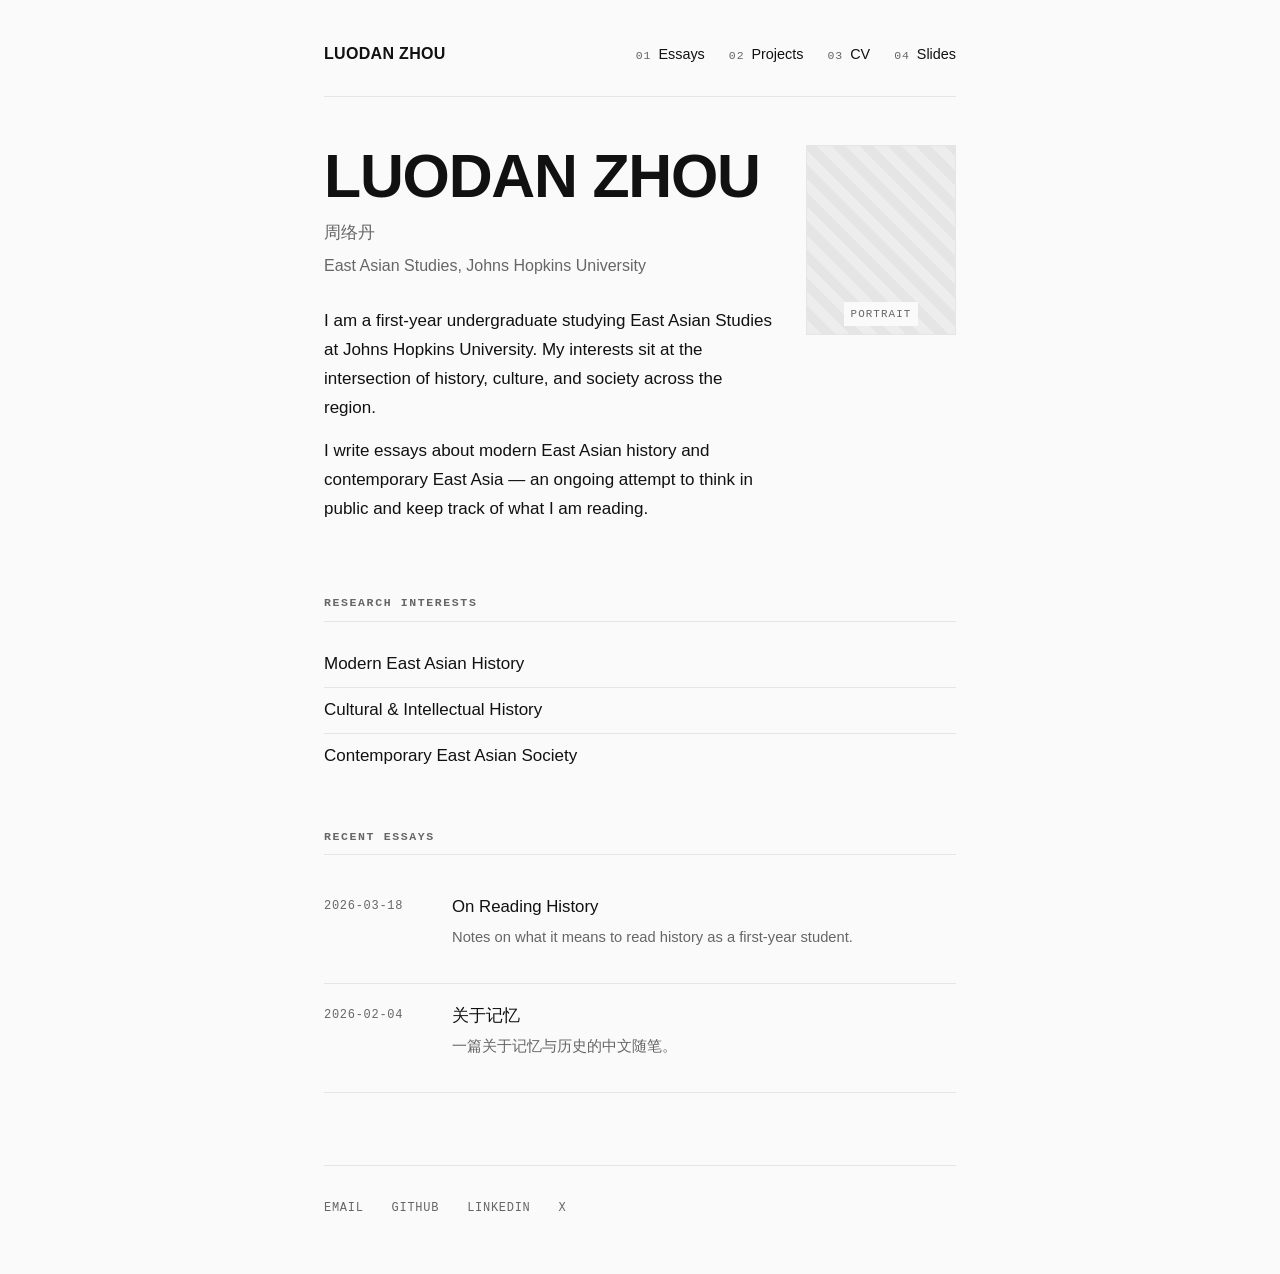
<file: index.html>
<!DOCTYPE html>
<html lang="en">
<head>
  <meta charset="utf-8">
  <meta name="viewport" content="width=device-width, initial-scale=1">
  <title>Luodan Zhou</title>
  <meta name="description" content="Luodan Zhou — East Asian Studies, Johns Hopkins University.">
  <link rel="stylesheet" href="/assets/style.css">
</head>
<body>
  <div class="wrap">
    <header class="site-header">
      <a class="logo" href="/">Luodan Zhou</a>
      <nav class="nav">
        <a href="/essays/"><span class="num">01</span><span class="label">Essays</span></a>
        <a href="/projects/"><span class="num">02</span><span class="label">Projects</span></a>
        <a href="/cv/"><span class="num">03</span><span class="label">CV</span></a>
        <a href="/slides/"><span class="num">04</span><span class="label">Slides</span></a>
      </nav>
    </header>

    <main class="content">
      <div class="hero">
        <div class="hero-layout">
          <div class="hero-text">
            <h1 class="hero-name">Luodan Zhou</h1>
            <p class="hero-cn">周络丹</p>
            <p class="hero-affil">East Asian Studies, Johns Hopkins University</p>
            <div class="bio">
              <p>I am a first-year undergraduate studying East Asian Studies at Johns Hopkins University. My interests sit at the intersection of history, culture, and society across the region.</p>
              <p>I write essays about modern East Asian history and contemporary East Asia — an ongoing attempt to think in public and keep track of what I am reading.</p>
            </div>
          </div>
          <div class="portrait" aria-hidden="true">
            <span>Portrait</span>
          </div>
        </div>
      </div>

      <section>
        <h2 class="section-title">Research Interests</h2>
        <ul class="interests">
          <li>Modern East Asian History</li>
          <li>Cultural &amp; Intellectual History</li>
          <li>Contemporary East Asian Society</li>
        </ul>
      </section>

      <!-- Recent Essays — keep in sync with essays/index.html when adding posts -->
      <section>
        <h2 class="section-title">Recent Essays</h2>
        <ul class="row-list">
          <li class="row">
            <span class="date">2026-03-18</span>
            <div>
              <a class="row-title" href="/essays/2026/on-reading-history.html">On Reading History</a>
              <p class="summary">Notes on what it means to read history as a first-year student.</p>
            </div>
          </li>
          <li class="row">
            <span class="date">2026-02-04</span>
            <div>
              <a class="row-title" href="/essays/2026/guanyu-jiyi.html">关于记忆</a>
              <p class="summary">一篇关于记忆与历史的中文随笔。</p>
            </div>
          </li>
        </ul>
      </section>
    </main>

    <footer class="site-footer">
      <a href="mailto:lzhou@jhu.edu">Email</a>
      <a href="https://github.com/yuanqili2027-creator">GitHub</a>
      <a href="#">LinkedIn</a>
      <a href="#">X</a>
    </footer>
  </div>
</body>
</html>
</file>
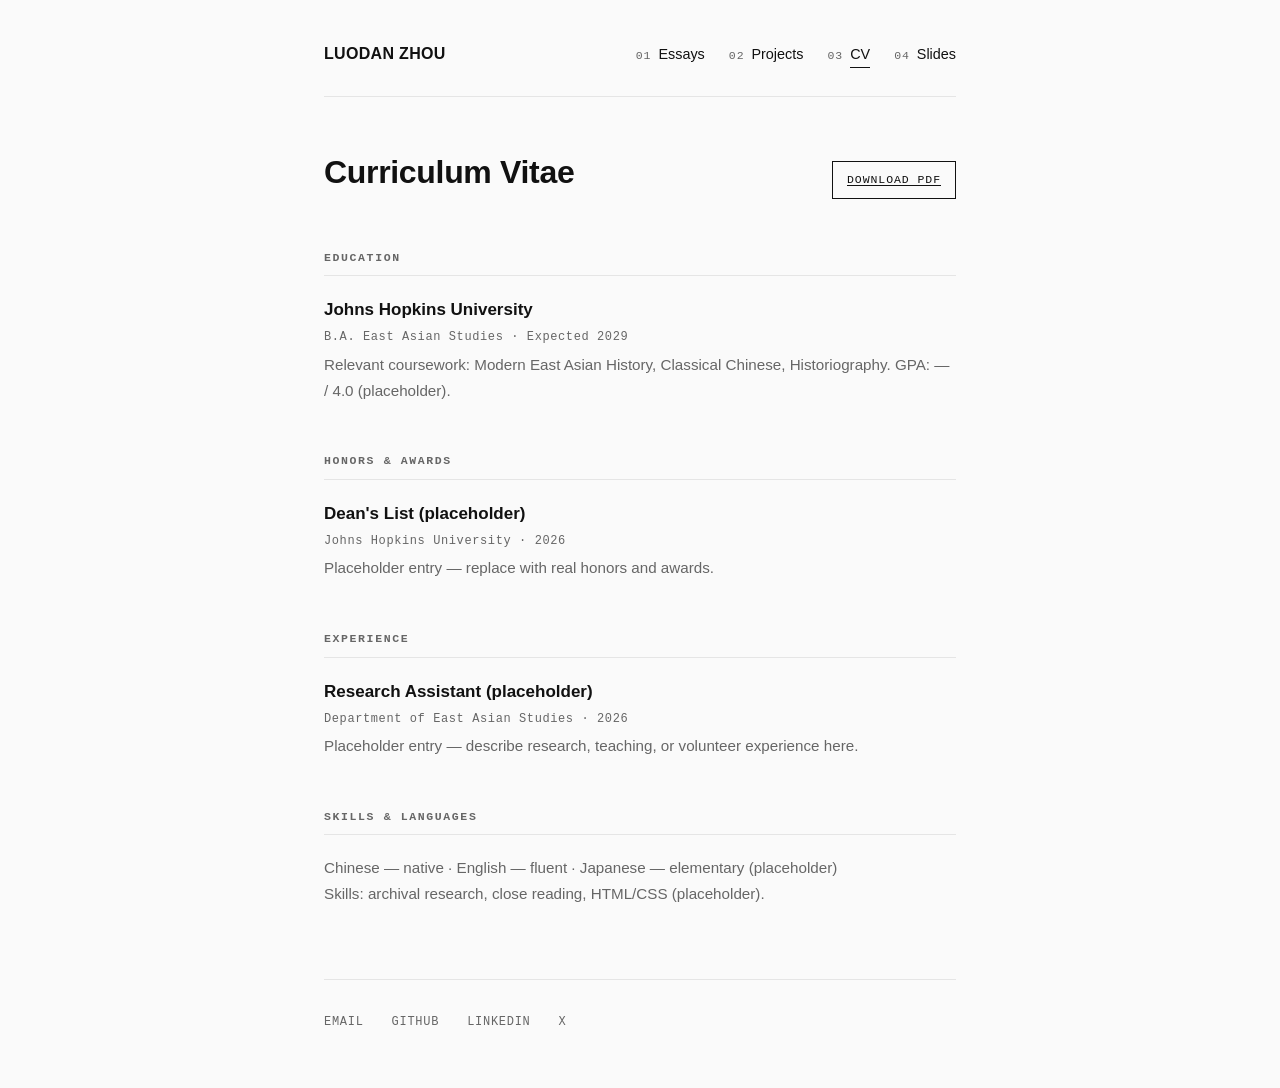
<file: cv/index.html>
<!DOCTYPE html>
<html lang="en">
<head>
  <meta charset="utf-8">
  <meta name="viewport" content="width=device-width, initial-scale=1">
  <title>CV — Luodan Zhou</title>
  <meta name="description" content="Curriculum vitae of Luodan Zhou.">
  <link rel="stylesheet" href="/assets/style.css">
</head>
<body>
  <div class="wrap">
    <header class="site-header">
      <a class="logo" href="/">Luodan Zhou</a>
      <nav class="nav">
        <a href="/essays/"><span class="num">01</span><span class="label">Essays</span></a>
        <a href="/projects/"><span class="num">02</span><span class="label">Projects</span></a>
        <a href="/cv/" aria-current="page"><span class="num">03</span><span class="label">CV</span></a>
        <a href="/slides/"><span class="num">04</span><span class="label">Slides</span></a>
      </nav>
    </header>

    <main class="content">
      <div class="cv-header">
        <h1>Curriculum Vitae</h1>
        <a class="btn" href="/assets/cv.pdf">Download PDF</a>
      </div>
      <!-- Placeholder CV — replace with real details. -->

      <section>
        <h2 class="section-title">Education</h2>
        <div class="cv-entry">
          <div class="role">Johns Hopkins University</div>
          <div class="meta">B.A. East Asian Studies · Expected 2029</div>
          <div class="detail">Relevant coursework: Modern East Asian History, Classical Chinese, Historiography. GPA: — / 4.0 (placeholder).</div>
        </div>
      </section>

      <section>
        <h2 class="section-title">Honors &amp; Awards</h2>
        <div class="cv-entry">
          <div class="role">Dean's List (placeholder)</div>
          <div class="meta">Johns Hopkins University · 2026</div>
          <div class="detail">Placeholder entry — replace with real honors and awards.</div>
        </div>
      </section>

      <section>
        <h2 class="section-title">Experience</h2>
        <div class="cv-entry">
          <div class="role">Research Assistant (placeholder)</div>
          <div class="meta">Department of East Asian Studies · 2026</div>
          <div class="detail">Placeholder entry — describe research, teaching, or volunteer experience here.</div>
        </div>
      </section>

      <section>
        <h2 class="section-title">Skills &amp; Languages</h2>
        <div class="cv-entry">
          <div class="detail">Chinese — native · English — fluent · Japanese — elementary (placeholder)</div>
          <div class="detail">Skills: archival research, close reading, HTML/CSS (placeholder).</div>
        </div>
      </section>
    </main>

    <footer class="site-footer">
      <a href="mailto:lzhou@jhu.edu">Email</a>
      <a href="https://github.com/yuanqili2027-creator">GitHub</a>
      <a href="#">LinkedIn</a>
      <a href="#">X</a>
    </footer>
  </div>
</body>
</html>
</file>
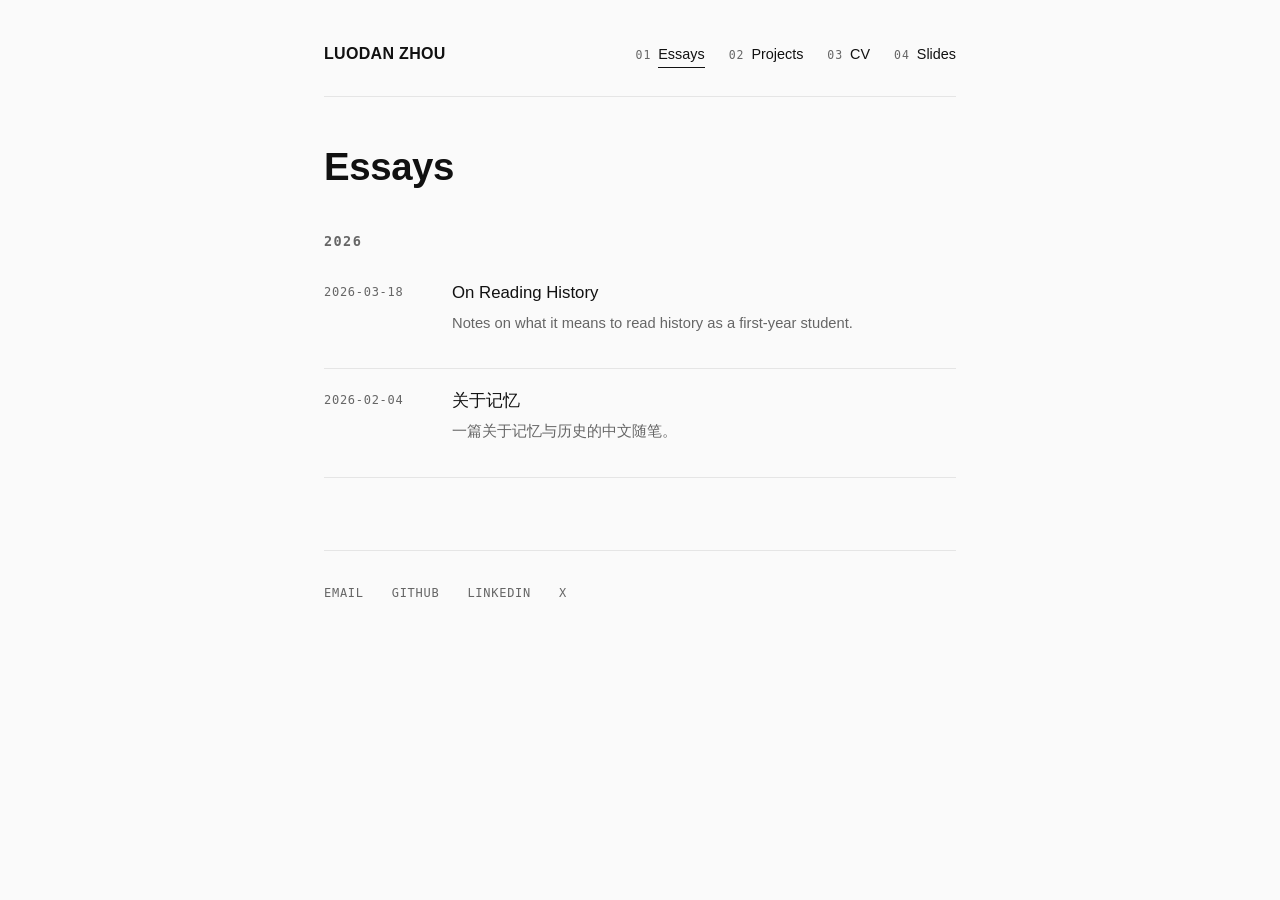
<file: essays/index.html>
<!DOCTYPE html>
<html lang="en">
<head>
  <meta charset="utf-8">
  <meta name="viewport" content="width=device-width, initial-scale=1">
  <title>Essays — Luodan Zhou</title>
  <meta name="description" content="Essays by Luodan Zhou on East Asian history and society.">
  <link rel="stylesheet" href="/assets/style.css">
</head>
<body>
  <div class="wrap">
    <header class="site-header">
      <a class="logo" href="/">Luodan Zhou</a>
      <nav class="nav">
        <a href="/essays/" aria-current="page"><span class="num">01</span><span class="label">Essays</span></a>
        <a href="/projects/"><span class="num">02</span><span class="label">Projects</span></a>
        <a href="/cv/"><span class="num">03</span><span class="label">CV</span></a>
        <a href="/slides/"><span class="num">04</span><span class="label">Slides</span></a>
      </nav>
    </header>

    <main class="content">
      <h1 class="article-title">Essays</h1>

      <!-- Add new essays as rows below, newest first, grouped under the year heading. -->
      <h2 class="year-heading">2026</h2>
      <ul class="row-list">
        <li class="row">
          <span class="date">2026-03-18</span>
          <div>
            <a class="row-title" href="/essays/2026/on-reading-history.html">On Reading History</a>
            <p class="summary">Notes on what it means to read history as a first-year student.</p>
          </div>
        </li>
        <li class="row">
          <span class="date">2026-02-04</span>
          <div>
            <a class="row-title" href="/essays/2026/guanyu-jiyi.html">关于记忆</a>
            <p class="summary">一篇关于记忆与历史的中文随笔。</p>
          </div>
        </li>
      </ul>
    </main>

    <footer class="site-footer">
      <a href="mailto:lzhou@jhu.edu">Email</a>
      <a href="https://github.com/yuanqili2027-creator">GitHub</a>
      <a href="#">LinkedIn</a>
      <a href="#">X</a>
    </footer>
  </div>
</body>
</html>
</file>
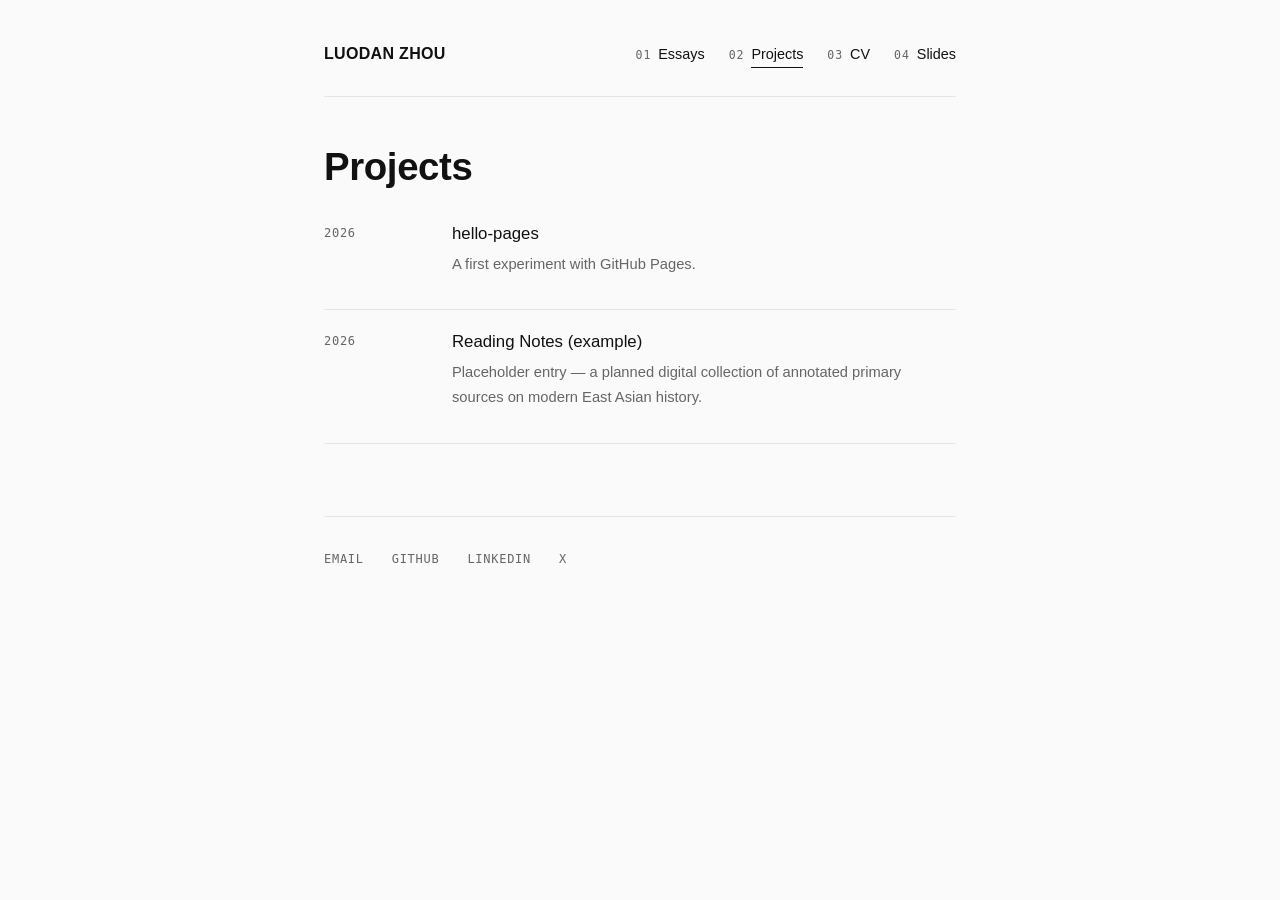
<file: projects/index.html>
<!DOCTYPE html>
<html lang="en">
<head>
  <meta charset="utf-8">
  <meta name="viewport" content="width=device-width, initial-scale=1">
  <title>Projects — Luodan Zhou</title>
  <meta name="description" content="Projects by Luodan Zhou.">
  <link rel="stylesheet" href="/assets/style.css">
</head>
<body>
  <div class="wrap">
    <header class="site-header">
      <a class="logo" href="/">Luodan Zhou</a>
      <nav class="nav">
        <a href="/essays/"><span class="num">01</span><span class="label">Essays</span></a>
        <a href="/projects/" aria-current="page"><span class="num">02</span><span class="label">Projects</span></a>
        <a href="/cv/"><span class="num">03</span><span class="label">CV</span></a>
        <a href="/slides/"><span class="num">04</span><span class="label">Slides</span></a>
      </nav>
    </header>

    <main class="content">
      <h1 class="article-title">Projects</h1>

      <ul class="row-list">
        <li class="row">
          <span class="date">2026</span>
          <div>
            <a class="row-title" href="https://github.com/yuanqili2027-creator/hello-pages">hello-pages</a>
            <p class="summary">A first experiment with GitHub Pages.</p>
          </div>
        </li>
        <!-- PLACEHOLDER PROJECT — example content, replace with a real project. -->
        <li class="row">
          <span class="date">2026</span>
          <div>
            <span class="row-title">Reading Notes (example)</span>
            <p class="summary">Placeholder entry — a planned digital collection of annotated primary sources on modern East Asian history.</p>
          </div>
        </li>
      </ul>
    </main>

    <footer class="site-footer">
      <a href="mailto:lzhou@jhu.edu">Email</a>
      <a href="https://github.com/yuanqili2027-creator">GitHub</a>
      <a href="#">LinkedIn</a>
      <a href="#">X</a>
    </footer>
  </div>
</body>
</html>
</file>
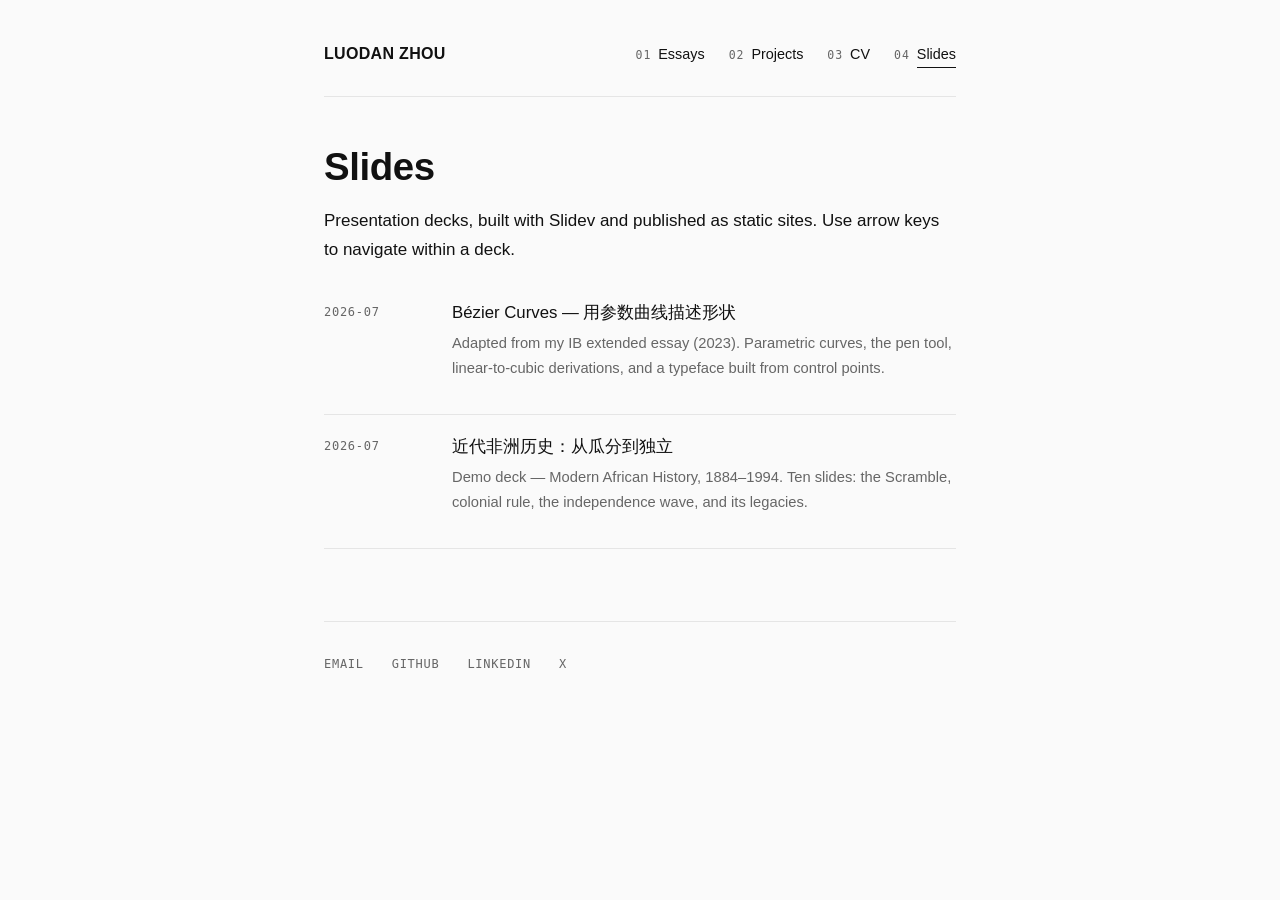
<file: slides/index.html>
<!DOCTYPE html>
<html lang="en">
<head>
  <meta charset="utf-8">
  <meta name="viewport" content="width=device-width, initial-scale=1">
  <title>Slides — Luodan Zhou</title>
  <meta name="description" content="Slide decks by Luodan Zhou.">
  <link rel="stylesheet" href="/assets/style.css">
</head>
<body>
  <div class="wrap">
    <header class="site-header">
      <a class="logo" href="/">Luodan Zhou</a>
      <nav class="nav">
        <a href="/essays/"><span class="num">01</span><span class="label">Essays</span></a>
        <a href="/projects/"><span class="num">02</span><span class="label">Projects</span></a>
        <a href="/cv/"><span class="num">03</span><span class="label">CV</span></a>
        <a href="/slides/" aria-current="page"><span class="num">04</span><span class="label">Slides</span></a>
      </nav>
    </header>

    <main class="content">
      <h1 class="article-title">Slides</h1>
      <p class="summary">Presentation decks, built with Slidev and published as static sites. Use arrow keys to navigate within a deck.</p>

      <ul class="row-list">
        <li class="row">
          <span class="date">2026-07</span>
          <div>
            <a class="row-title" href="https://yuanqili2027-creator.github.io/slides-bezier-curves/">Bézier Curves — 用参数曲线描述形状</a>
            <p class="summary">Adapted from my IB extended essay (2023). Parametric curves, the pen tool, linear-to-cubic derivations, and a typeface built from control points.</p>
          </div>
        </li>
        <li class="row">
          <span class="date">2026-07</span>
          <div>
            <a class="row-title" href="https://yuanqili2027-creator.github.io/slides-african-history/">近代非洲历史：从瓜分到独立</a>
            <p class="summary">Demo deck — Modern African History, 1884–1994. Ten slides: the Scramble, colonial rule, the independence wave, and its legacies.</p>
          </div>
        </li>
      </ul>
    </main>

    <footer class="site-footer">
      <a href="mailto:lzhou@jhu.edu">Email</a>
      <a href="https://github.com/yuanqili2027-creator">GitHub</a>
      <a href="#">LinkedIn</a>
      <a href="#">X</a>
    </footer>
  </div>
</body>
</html>
</file>
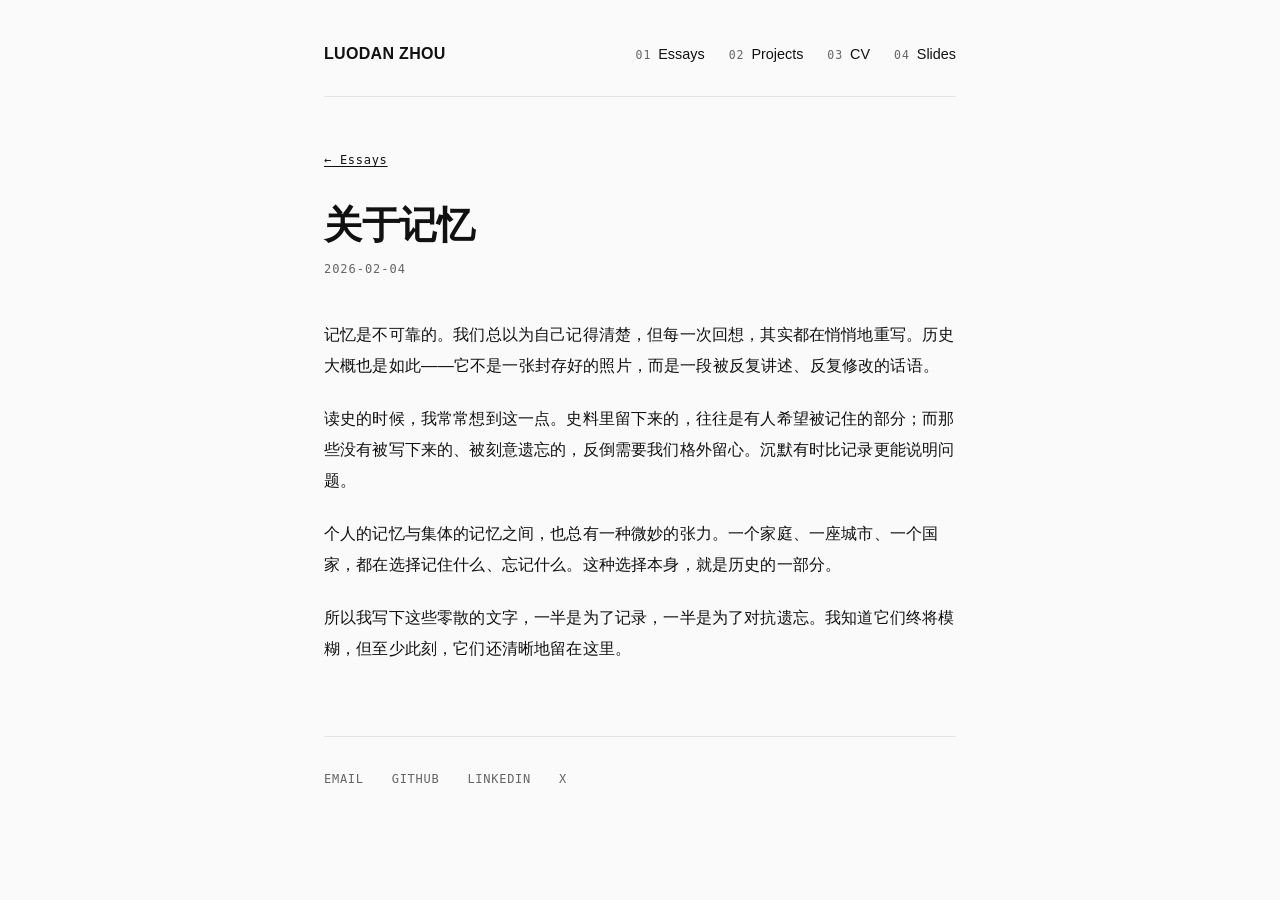
<file: essays/2026/guanyu-jiyi.html>
<!DOCTYPE html>
<!--
  PLACEHOLDER ESSAY (Chinese) — replace body text with real content.
  The canonical template for new essays is on-reading-history.html.
  Copy that file (not this one) when starting a new post.
-->
<html lang="zh-Hans">
<head>
  <meta charset="utf-8">
  <meta name="viewport" content="width=device-width, initial-scale=1">
  <title>关于记忆 — Luodan Zhou</title>
  <meta name="description" content="关于记忆 —— 周络丹的一篇中文随笔。">
  <link rel="stylesheet" href="/assets/style.css">
</head>
<body>
  <div class="wrap">
    <header class="site-header">
      <a class="logo" href="/">Luodan Zhou</a>
      <nav class="nav">
        <a href="/essays/"><span class="num">01</span><span class="label">Essays</span></a>
        <a href="/projects/"><span class="num">02</span><span class="label">Projects</span></a>
        <a href="/cv/"><span class="num">03</span><span class="label">CV</span></a>
        <a href="/slides/"><span class="num">04</span><span class="label">Slides</span></a>
      </nav>
    </header>

    <main class="content">
      <a class="back-link" href="/essays/">&larr; Essays</a>
      <h1 class="article-title">关于记忆</h1>
      <p class="article-date">2026-02-04</p>

      <div class="article-body cjk">
        <p>记忆是不可靠的。我们总以为自己记得清楚，但每一次回想，其实都在悄悄地重写。历史大概也是如此——它不是一张封存好的照片，而是一段被反复讲述、反复修改的话语。</p>
        <p>读史的时候，我常常想到这一点。史料里留下来的，往往是有人希望被记住的部分；而那些没有被写下来的、被刻意遗忘的，反倒需要我们格外留心。沉默有时比记录更能说明问题。</p>
        <p>个人的记忆与集体的记忆之间，也总有一种微妙的张力。一个家庭、一座城市、一个国家，都在选择记住什么、忘记什么。这种选择本身，就是历史的一部分。</p>
        <p>所以我写下这些零散的文字，一半是为了记录，一半是为了对抗遗忘。我知道它们终将模糊，但至少此刻，它们还清晰地留在这里。</p>
      </div>
    </main>

    <footer class="site-footer">
      <a href="mailto:lzhou@jhu.edu">Email</a>
      <a href="https://github.com/yuanqili2027-creator">GitHub</a>
      <a href="#">LinkedIn</a>
      <a href="#">X</a>
    </footer>
  </div>
</body>
</html>
</file>
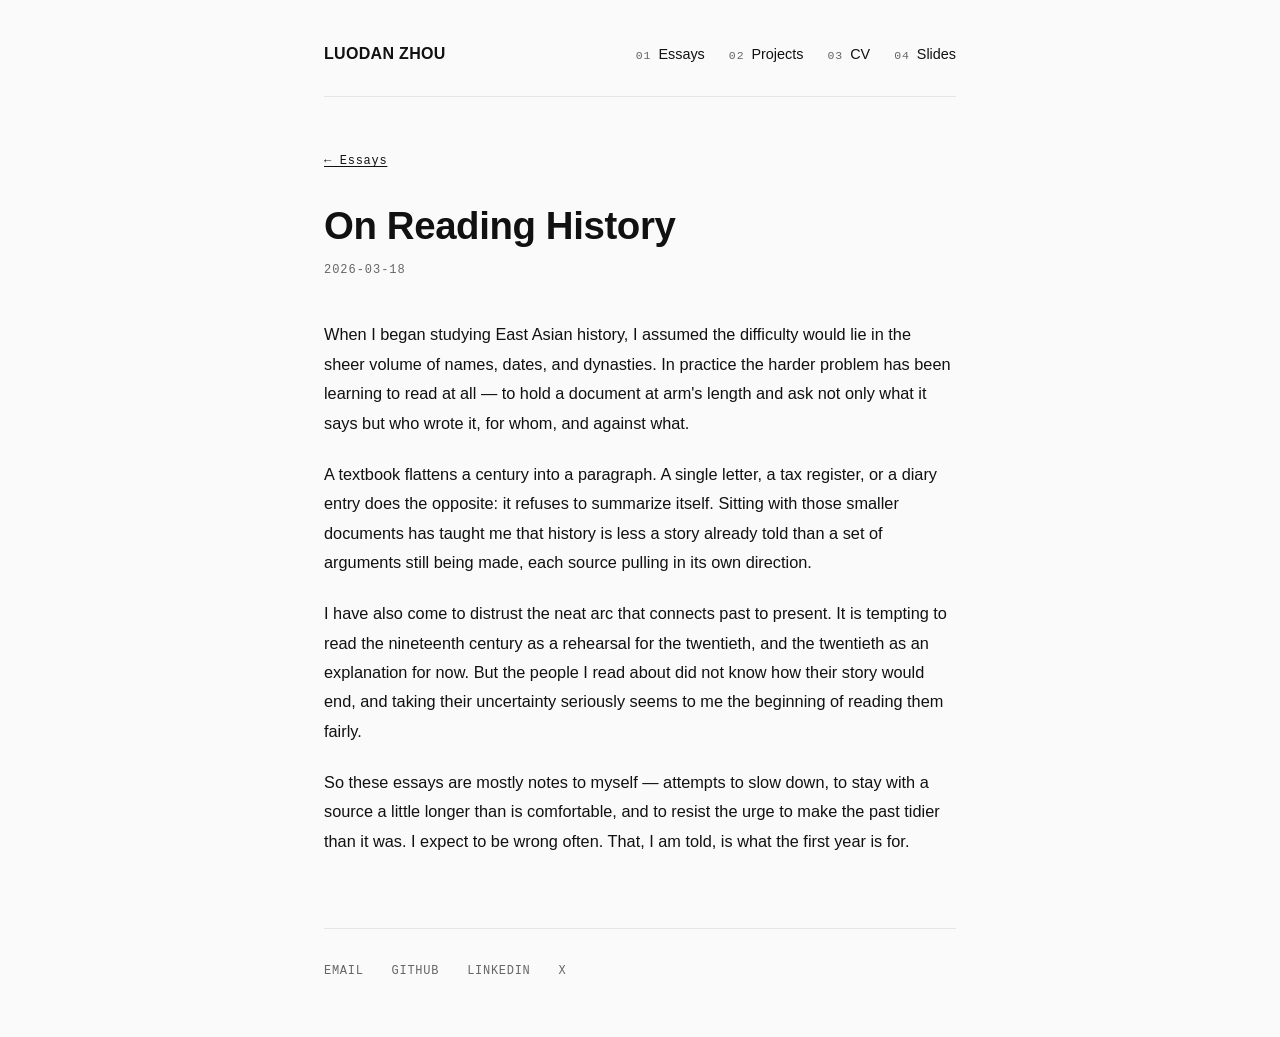
<file: essays/2026/on-reading-history.html>
<!DOCTYPE html>
<!--
  ============================================================
  PLACEHOLDER ESSAY — replace body text with real content.

  *** THIS FILE IS THE CANONICAL TEMPLATE FOR NEW ESSAYS. ***
  To publish a new post:
    1. Copy this file to essays/YYYY/your-slug.html
    2. Update <title>, .article-title, .article-date, and the body
    3. Add a row to essays/index.html (newest first)
    4. Update "Recent Essays" on index.html (home page)
    5. Commit & push — GitHub Pages redeploys in ~1 minute
  ============================================================
-->
<html lang="en">
<head>
  <meta charset="utf-8">
  <meta name="viewport" content="width=device-width, initial-scale=1">
  <title>On Reading History — Luodan Zhou</title>
  <meta name="description" content="On Reading History — an essay by Luodan Zhou.">
  <link rel="stylesheet" href="/assets/style.css">
</head>
<body>
  <div class="wrap">
    <header class="site-header">
      <a class="logo" href="/">Luodan Zhou</a>
      <nav class="nav">
        <a href="/essays/"><span class="num">01</span><span class="label">Essays</span></a>
        <a href="/projects/"><span class="num">02</span><span class="label">Projects</span></a>
        <a href="/cv/"><span class="num">03</span><span class="label">CV</span></a>
        <a href="/slides/"><span class="num">04</span><span class="label">Slides</span></a>
      </nav>
    </header>

    <main class="content">
      <a class="back-link" href="/essays/">&larr; Essays</a>
      <h1 class="article-title">On Reading History</h1>
      <p class="article-date">2026-03-18</p>

      <div class="article-body">
        <p>When I began studying East Asian history, I assumed the difficulty would lie in the sheer volume of names, dates, and dynasties. In practice the harder problem has been learning to read at all — to hold a document at arm's length and ask not only what it says but who wrote it, for whom, and against what.</p>
        <p>A textbook flattens a century into a paragraph. A single letter, a tax register, or a diary entry does the opposite: it refuses to summarize itself. Sitting with those smaller documents has taught me that history is less a story already told than a set of arguments still being made, each source pulling in its own direction.</p>
        <p>I have also come to distrust the neat arc that connects past to present. It is tempting to read the nineteenth century as a rehearsal for the twentieth, and the twentieth as an explanation for now. But the people I read about did not know how their story would end, and taking their uncertainty seriously seems to me the beginning of reading them fairly.</p>
        <p>So these essays are mostly notes to myself — attempts to slow down, to stay with a source a little longer than is comfortable, and to resist the urge to make the past tidier than it was. I expect to be wrong often. That, I am told, is what the first year is for.</p>
      </div>
    </main>

    <footer class="site-footer">
      <a href="mailto:lzhou@jhu.edu">Email</a>
      <a href="https://github.com/yuanqili2027-creator">GitHub</a>
      <a href="#">LinkedIn</a>
      <a href="#">X</a>
    </footer>
  </div>
</body>
</html>
</file>
<file: assets/style.css>
/* ============================================================
   Personal academic website — shared stylesheet
   Design system: Swiss minimalism, strictly monochrome.
   Colors: bg #fafafa, text #111, secondary #666, hairline #e5e5e5.
   NO accent colors anywhere.
   ============================================================ */

:root {
  --bg: #fafafa;
  --text: #111;
  --secondary: #666;
  --hairline: #e5e5e5;
  --column: 680px;
  --sans: -apple-system, "Helvetica Neue", Helvetica, Inter, Arial,
    "PingFang SC", "Hiragino Sans GB", sans-serif;
  --mono: "SF Mono", Menlo, monospace;
}

* {
  box-sizing: border-box;
}

html {
  -webkit-text-size-adjust: 100%;
}

body {
  margin: 0;
  background: var(--bg);
  color: var(--text);
  font-family: var(--sans);
  font-size: 17px;
  line-height: 1.7;
  -webkit-font-smoothing: antialiased;
  text-rendering: optimizeLegibility;
}

.wrap {
  max-width: var(--column);
  margin: 0 auto;
  padding: 0 24px;
}

/* ---------- Header / navigation ---------- */

.site-header {
  padding: 40px 0 28px;
  border-bottom: 1px solid var(--hairline);
  margin-bottom: 48px;
  display: flex;
  flex-wrap: wrap;
  align-items: baseline;
  justify-content: space-between;
  gap: 16px 24px;
}

.logo {
  font-size: 1rem;
  font-weight: 600;
  letter-spacing: 0.02em;
  text-transform: uppercase;
  text-decoration: none;
  color: var(--text);
}

.logo:hover {
  opacity: 0.6;
}

nav.nav {
  display: flex;
  gap: 24px;
  font-size: 0.9rem;
}

nav.nav a {
  text-decoration: none;
  color: var(--text);
  display: inline-flex;
  gap: 7px;
  align-items: baseline;
}

nav.nav a .num {
  font-family: var(--mono);
  font-size: 0.72rem;
  letter-spacing: 0.08em;
  color: var(--secondary);
}

nav.nav a .label {
  border-bottom: 1px solid transparent;
  padding-bottom: 1px;
}

nav.nav a:hover .label,
nav.nav a[aria-current="page"] .label {
  border-bottom-color: var(--text);
}

/* ---------- Generic links ---------- */

a {
  color: var(--text);
}

.content a {
  color: var(--text);
  text-decoration: underline;
  text-decoration-thickness: 1px;
  text-underline-offset: 2px;
}

.content a:hover {
  text-decoration-thickness: 2px;
}

/* ---------- Home / hero ---------- */

.hero {
  margin-bottom: 56px;
}

.hero-name {
  font-size: clamp(2.6rem, 9vw, 3.8rem);
  line-height: 1.02;
  letter-spacing: -0.02em;
  text-transform: uppercase;
  margin: 0 0 12px;
  font-weight: 700;
}

.hero-cn {
  font-size: 1.05rem;
  color: var(--secondary);
  margin: 0 0 4px;
}

.hero-affil {
  font-size: 1rem;
  color: var(--secondary);
  margin: 0 0 28px;
}

.hero-layout {
  display: flex;
  gap: 32px;
  align-items: flex-start;
  flex-wrap: wrap;
}

.hero-text {
  flex: 1 1 340px;
}

/* Pure-CSS portrait placeholder (swap for a real photo later) */
.portrait {
  flex: 0 0 auto;
  width: 150px;
  height: 190px;
  background: repeating-linear-gradient(
      45deg,
      #ededed,
      #ededed 10px,
      #e5e5e5 10px,
      #e5e5e5 20px
    );
  border: 1px solid var(--hairline);
  display: flex;
  align-items: flex-end;
  justify-content: center;
  filter: grayscale(100%);
}

.portrait span {
  font-family: var(--mono);
  font-size: 0.68rem;
  letter-spacing: 0.1em;
  text-transform: uppercase;
  color: var(--secondary);
  background: var(--bg);
  padding: 3px 7px;
  margin-bottom: 8px;
}

.bio p {
  margin: 0 0 14px;
}

/* ---------- Sections ---------- */

section {
  margin: 48px 0;
}

.section-title {
  font-family: var(--mono);
  font-size: 0.72rem;
  letter-spacing: 0.14em;
  text-transform: uppercase;
  color: var(--secondary);
  margin: 0 0 20px;
  padding-bottom: 8px;
  border-bottom: 1px solid var(--hairline);
}

.interests {
  list-style: none;
  padding: 0;
  margin: 0;
}

.interests li {
  padding: 8px 0;
  border-bottom: 1px solid var(--hairline);
}

.interests li:last-child {
  border-bottom: none;
}

/* ---------- Essay / row listings ---------- */

.year-heading {
  font-family: var(--mono);
  font-size: 0.85rem;
  letter-spacing: 0.1em;
  color: var(--secondary);
  margin: 40px 0 8px;
}

.row-list {
  list-style: none;
  padding: 0;
  margin: 0;
}

.row {
  display: grid;
  grid-template-columns: 108px 1fr;
  gap: 4px 20px;
  padding: 18px 0;
  border-bottom: 1px solid var(--hairline);
}

.row .date {
  font-family: var(--mono);
  font-size: 0.75rem;
  letter-spacing: 0.06em;
  color: var(--secondary);
  padding-top: 3px;
}

.row .row-title {
  font-size: 1.05rem;
  text-decoration: none;
  color: var(--text);
  border-bottom: 1px solid transparent;
  display: inline;
}

.row .row-title:hover {
  border-bottom-color: var(--text);
}

.row .summary {
  grid-column: 2;
  color: var(--secondary);
  font-size: 0.92rem;
  margin-top: 3px;
}

/* ---------- Article ---------- */

.back-link {
  font-family: var(--mono);
  font-size: 0.75rem;
  letter-spacing: 0.06em;
  text-decoration: none;
  color: var(--secondary);
  display: inline-block;
  margin-bottom: 32px;
}

.back-link:hover {
  color: var(--text);
}

.article-title {
  font-size: clamp(1.8rem, 5vw, 2.4rem);
  line-height: 1.15;
  letter-spacing: -0.01em;
  margin: 0 0 12px;
  font-weight: 700;
}

.article-date {
  font-family: var(--mono);
  font-size: 0.75rem;
  letter-spacing: 0.08em;
  color: var(--secondary);
  margin: 0 0 40px;
}

.article-body {
  font-size: 1.02rem;
  line-height: 1.8;
}

.article-body p {
  margin: 0 0 22px;
}

/* CJK-friendly reading for Chinese essays */
.article-body.cjk {
  line-height: 1.9;
  letter-spacing: 0.01em;
}

/* ---------- CV ---------- */

.cv-header {
  display: flex;
  align-items: baseline;
  justify-content: space-between;
  flex-wrap: wrap;
  gap: 16px;
  margin-bottom: 8px;
}

.cv-header h1 {
  font-size: 2rem;
  margin: 0;
  letter-spacing: -0.01em;
}

.btn {
  font-family: var(--mono);
  font-size: 0.72rem;
  letter-spacing: 0.08em;
  text-transform: uppercase;
  text-decoration: none;
  color: var(--text);
  border: 1px solid var(--text);
  padding: 8px 14px;
  white-space: nowrap;
}

.btn:hover {
  background: var(--text);
  color: var(--bg);
}

.cv-entry {
  margin-bottom: 22px;
}

.cv-entry .role {
  font-weight: 600;
}

.cv-entry .meta {
  font-family: var(--mono);
  font-size: 0.75rem;
  letter-spacing: 0.05em;
  color: var(--secondary);
  margin: 2px 0 4px;
}

.cv-entry .detail {
  color: var(--secondary);
  font-size: 0.95rem;
}

/* ---------- Footer ---------- */

.site-footer {
  border-top: 1px solid var(--hairline);
  margin-top: 72px;
  padding: 32px 0 56px;
  display: flex;
  flex-wrap: wrap;
  gap: 20px 28px;
  font-size: 0.85rem;
}

.site-footer a {
  font-family: var(--mono);
  font-size: 0.75rem;
  letter-spacing: 0.06em;
  text-transform: uppercase;
  text-decoration: none;
  color: var(--secondary);
}

.site-footer a:hover {
  color: var(--text);
}

/* ---------- Responsive ---------- */

@media (max-width: 560px) {
  body {
    font-size: 16px;
  }
  .site-header {
    padding: 28px 0 20px;
    margin-bottom: 36px;
  }
  nav.nav {
    gap: 16px;
  }
  .row {
    grid-template-columns: 1fr;
    gap: 4px;
  }
  .row .summary {
    grid-column: 1;
  }
  .portrait {
    width: 120px;
    height: 150px;
  }
}
</file>
